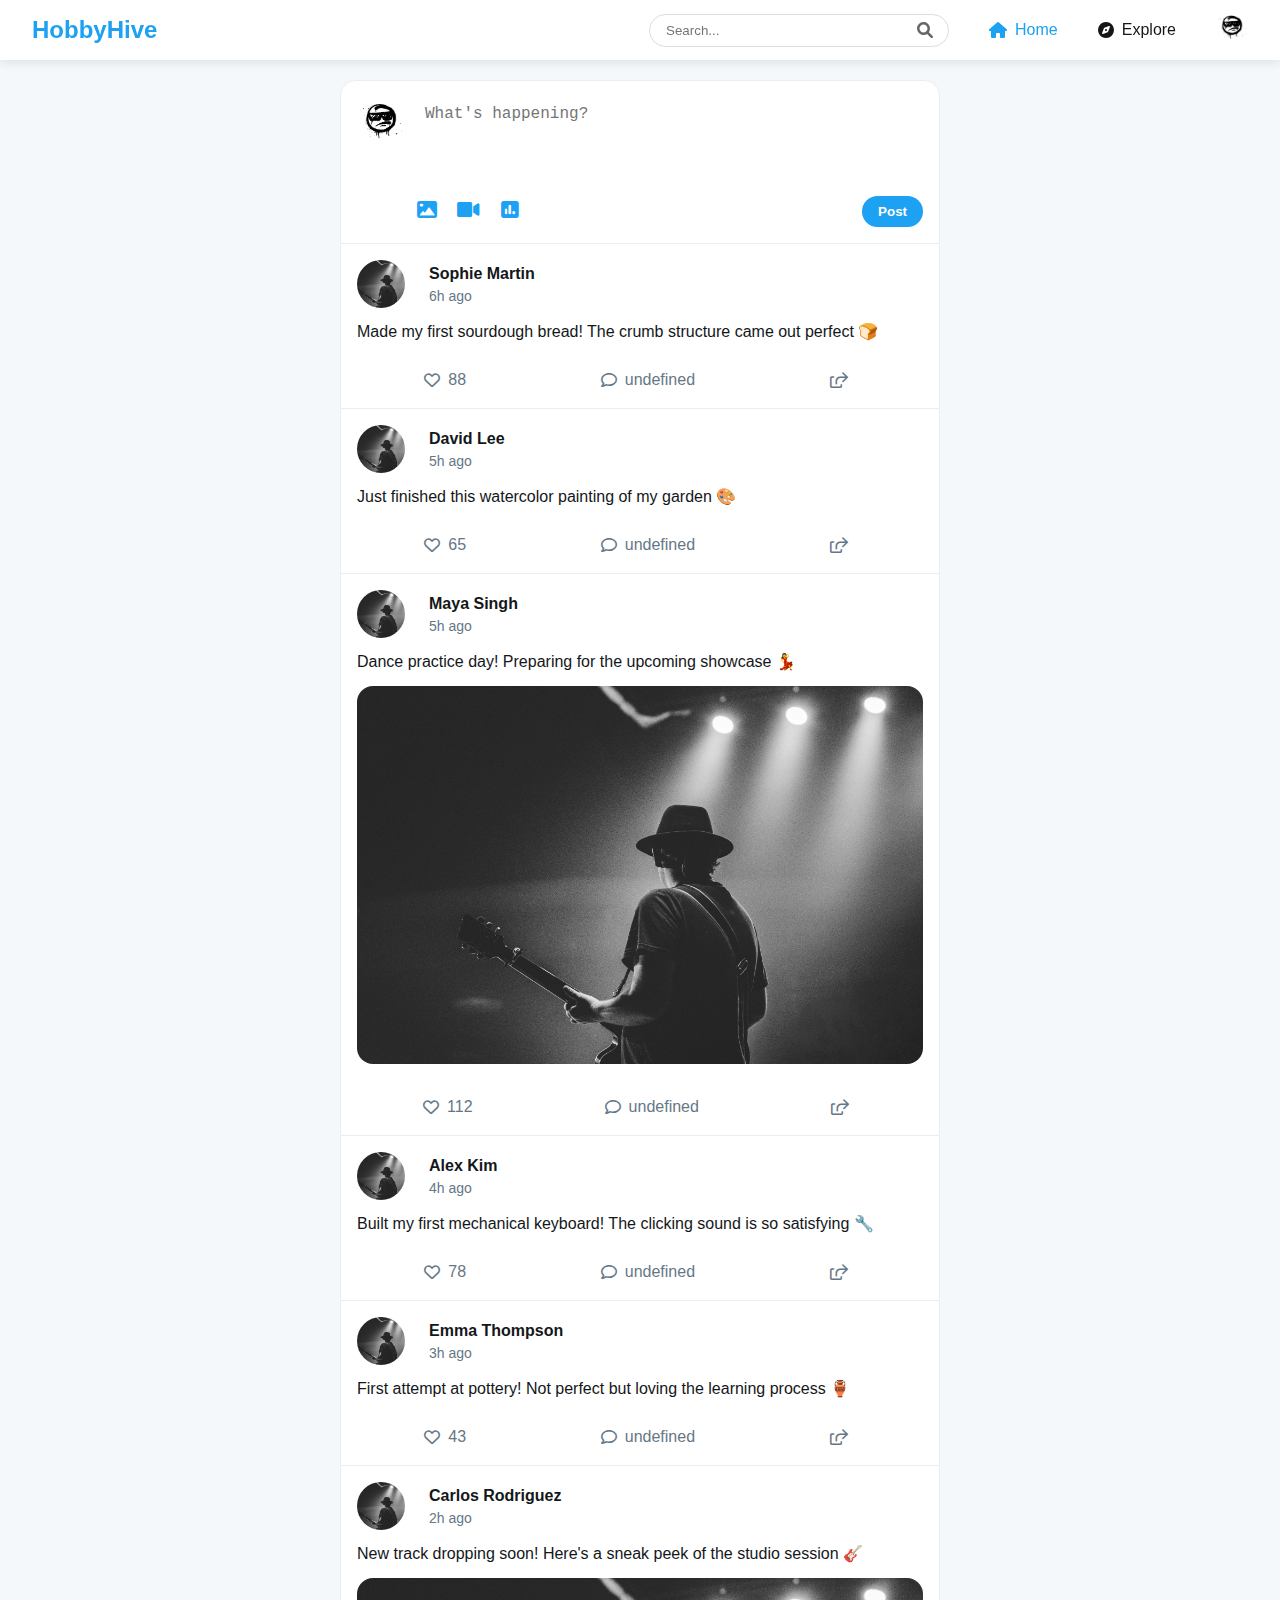
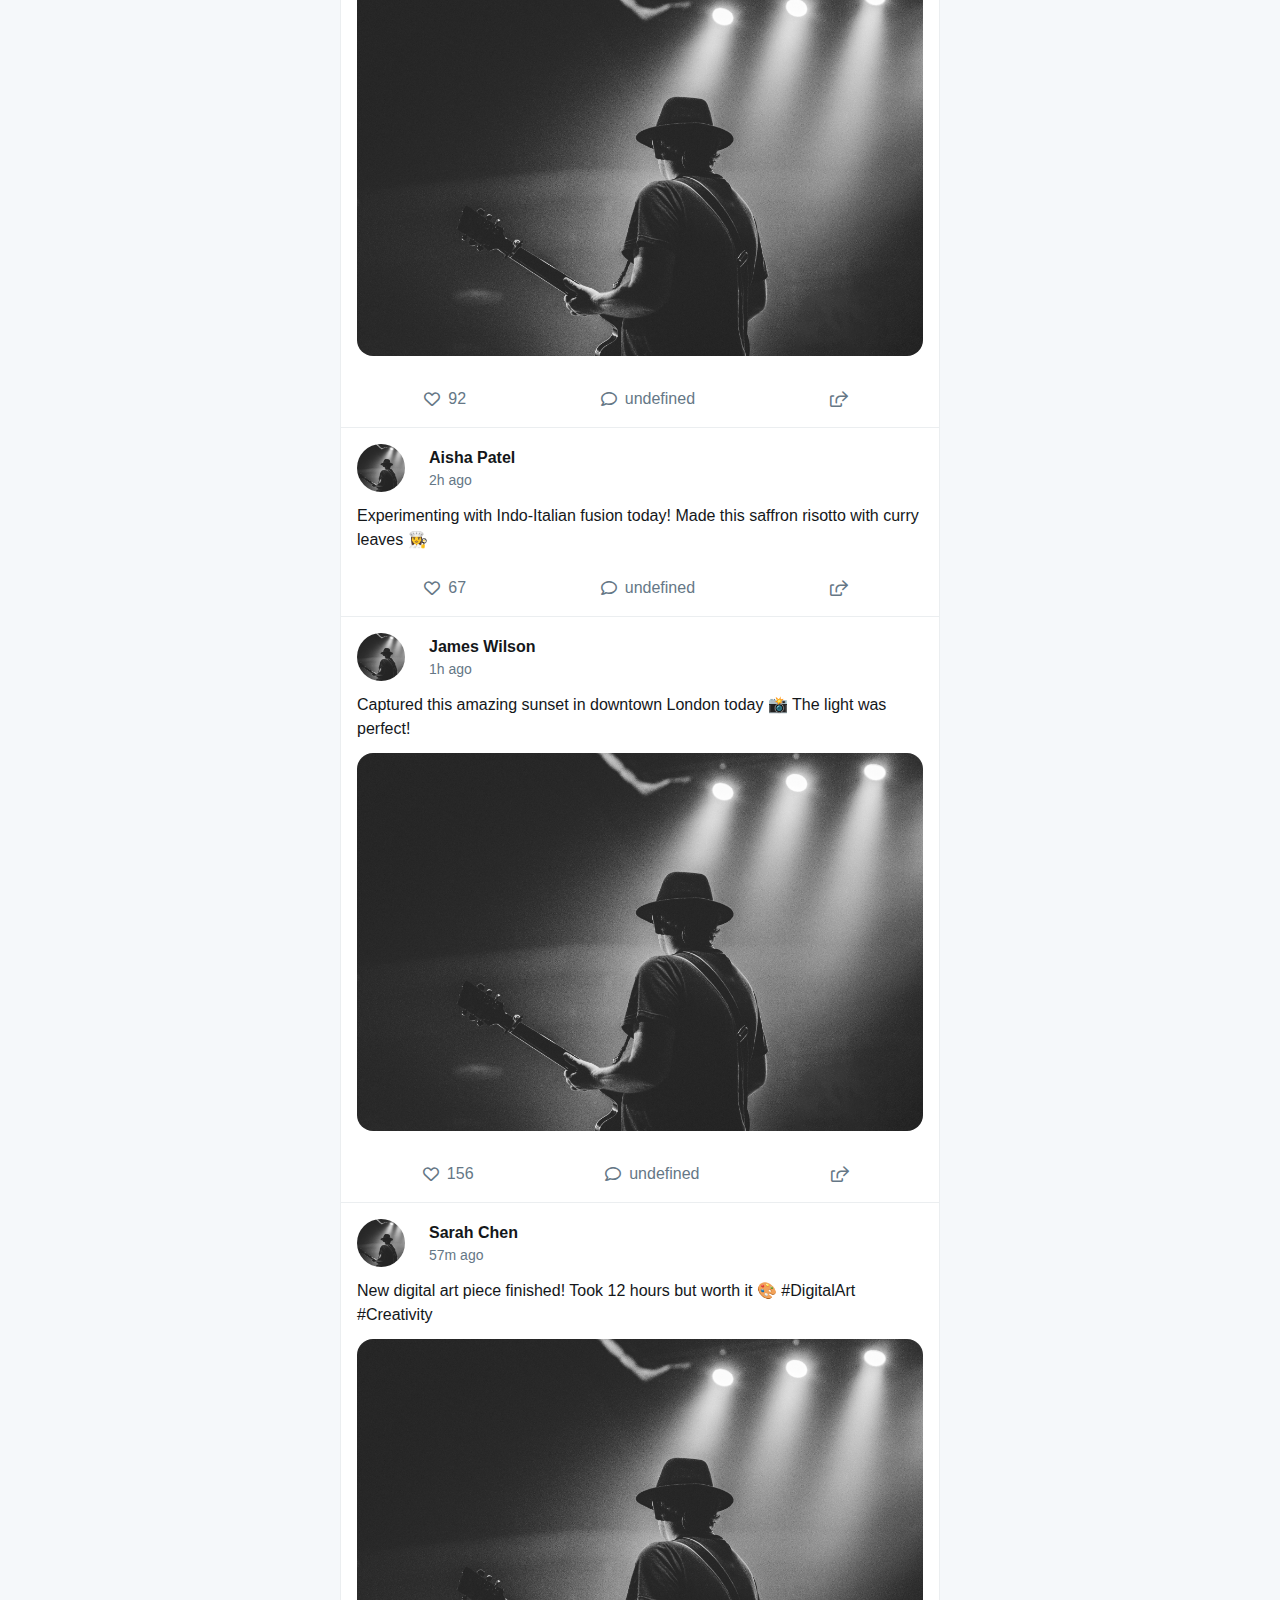
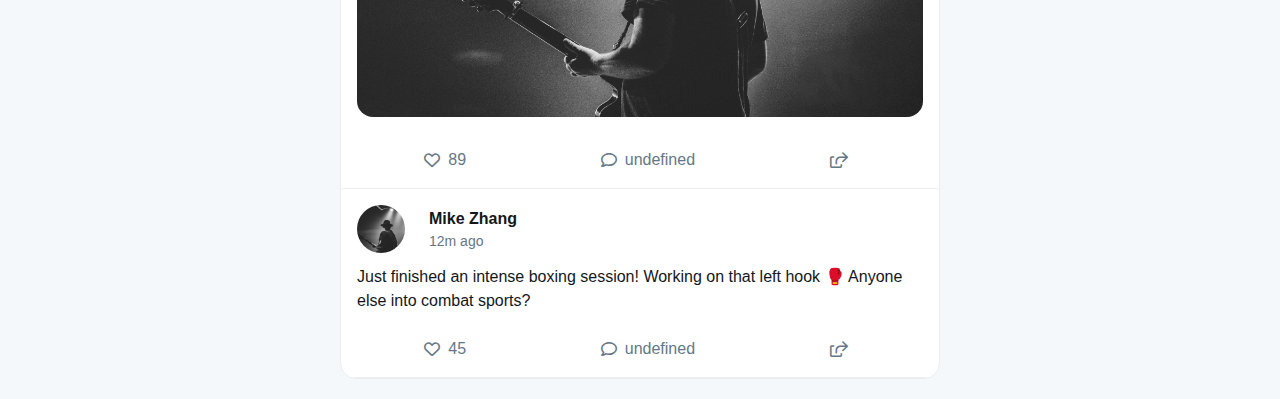
<file: index.html>
<!DOCTYPE html>
<html lang="en">
<head>
    <meta charset="UTF-8">
    <meta name="viewport" content="width=device-width, initial-scale=1.0">
    <title>HobbyHive</title>
    <link rel="stylesheet" href="https://cdnjs.cloudflare.com/ajax/libs/font-awesome/6.0.0/css/all.min.css">
    <link rel="stylesheet" href="styles/main.css">
    <link rel="stylesheet" href="styles/navbar.css">
    <link rel="stylesheet" href="styles/feed.css">
</head>
<body>
    <!-- Navbar -->
    <nav class="navbar">
        <div class="nav-brand">
            <a href="#" class="logo">HobbyHive</a>
        </div>
        <div class="nav-menu">           
            <div class="search-bar">
                <input type="text" placeholder="Search...">
                <i class="fas fa-search"></i>
            </div>
            <ul class="nav-links">
                <li><a href="#" class="active"><i class="fas fa-home"></i> Home</a></li>
                <li><a href="explore.html"><i class="fas fa-compass"></i> Explore</a></li>
            </ul>
            <div class="nav-profile">
                <img src="default-avatar.jpg" alt="Profile" class="profile-img">
                <button class="nav-toggle">
                    <span class="hamburger"></span>
                </button>
            </div>
        </div>
    </nav>

    <!-- Main Content -->
    <main class="main-content">
        <div class="feed-container">
            <div class="create-post">
                <div class="user-avatar">
                    <img src="default-avatar.jpg" alt="User Avatar">
                </div>
                <div class="post-input">
                    <textarea placeholder="What's happening?"></textarea>
                    <div class="post-actions">
                        <div class="post-attachments">
                            <i class="fas fa-image"></i>
                            <i class="fas fa-video"></i>
                            <i class="fas fa-poll"></i>
                        </div>
                        <button class="post-button">Post</button>
                    </div>
                </div>
            </div>
            
            <div class="feed" id="mainFeed">
                <!-- Posts will be dynamically inserted here -->
            </div>
            
        </div>
    </main>

    <script>
        // Check storage availability
        function isStorageAvailable() {
            try {
                const test = '__storage_test__';
                localStorage.setItem(test, test);
                localStorage.removeItem(test);
                return true;
            } catch(e) {
                return false;
            }
        }
    
        // Show warning if storage is not available
        if (!isStorageAvailable()) {
            console.warn('Local storage is not available. Posts will not persist.');
        }
    </script>    
    <script src="scripts/navbar.js"></script>
    <script src="scripts/feed.js"></script>
    <script src="scripts/main.js"></script>
    

    <script src="https://cdn.botpress.cloud/webchat/v2.2/inject.js"></script>
    <script src="https://files.bpcontent.cloud/2025/02/24/21/20250224212049-9VJJ7054.js"></script>
    
    
    

</body>
</html>
</file>
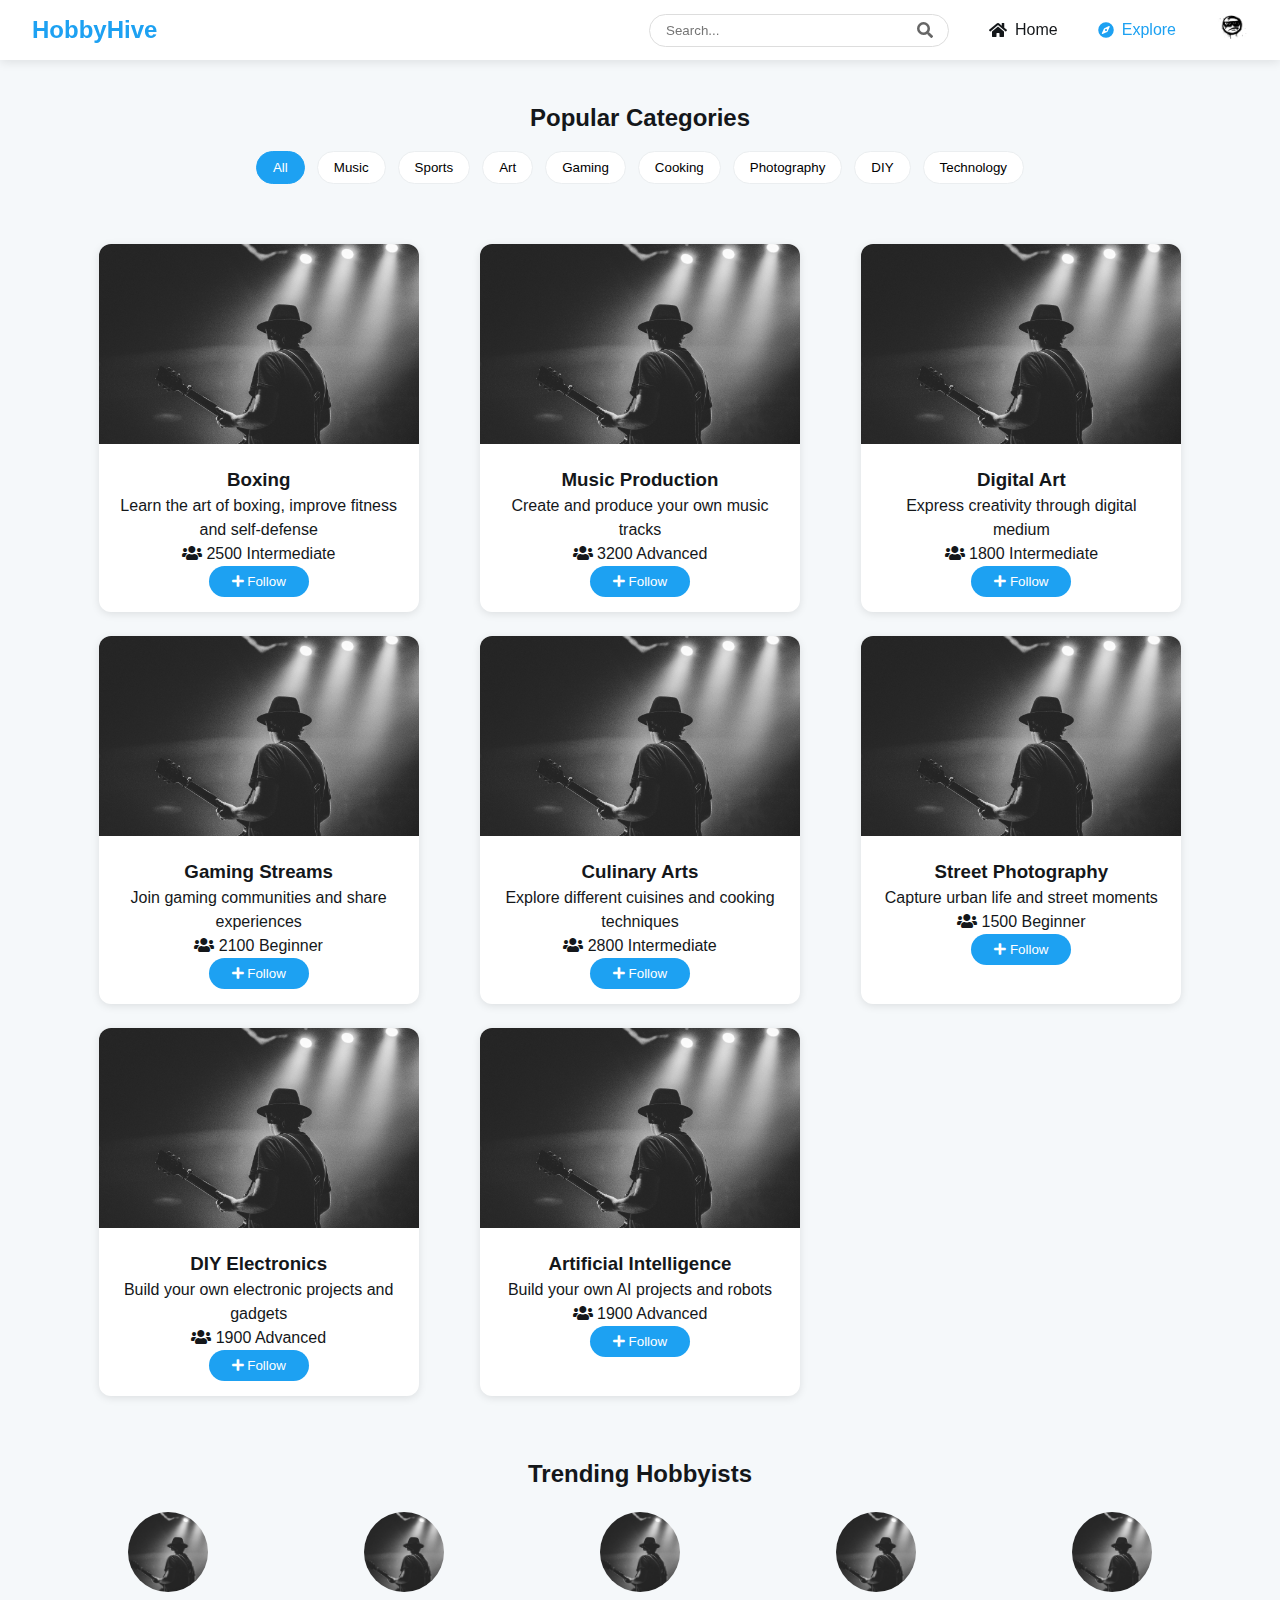
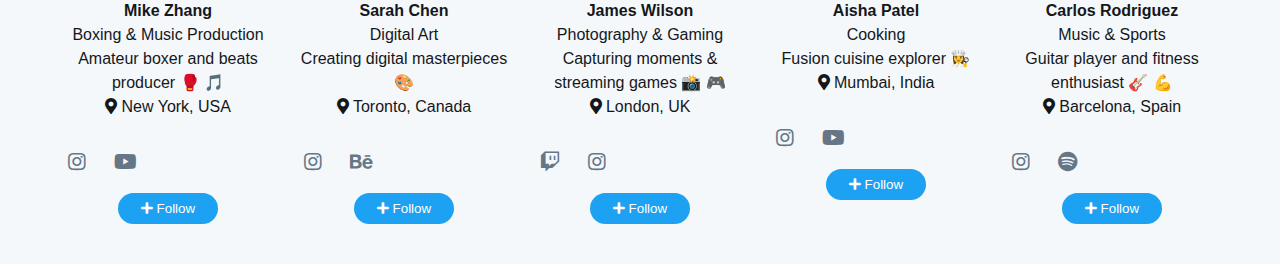
<file: explore.html>
<!DOCTYPE html>
<html lang="en">
<head>
    <meta charset="UTF-8">
    <meta name="viewport" content="width=device-width, initial-scale=1.0">
    <title>HobbyHive - Explore</title>
    <link rel="stylesheet" href="styles/main.css">
    <link rel="stylesheet" href="styles/navbar.css">
    <link rel="stylesheet" href="styles/explore.css">
    <link rel="stylesheet" href="https://cdnjs.cloudflare.com/ajax/libs/font-awesome/5.15.4/css/all.min.css">
</head>
<body>
    <nav class="navbar">
        <div class="nav-brand">
            <a href="/" class="logo">HobbyHive</a>
        </div>
        <div class="nav-menu">
            <div class="search-bar">
                <input type="text" placeholder="Search...">
                <i class="fas fa-search"></i>
            </div>
            <ul class="nav-links">
                <li><a href="/"><i class="fas fa-home"></i>Home</a></li>
                <li><a href="/explore" class="active"><i class="fas fa-compass"></i>Explore</a></li>
            </ul>
            <div class="nav-profile">
                <img src="default-avatar.jpg" alt="Profile" class="profile-img">
                <button class="nav-toggle">
                    <span class="hamburger"></span>
                </button>
            </div>
        </div>
    </nav>

    <main class="explore-content">
        <div class="categories-section">
            <h2>Popular Categories</h2>
            <div class="category-chips">
                <button class="category-chip active">All</button>
                <button class="category-chip">Music</button>
                <button class="category-chip">Sports</button>
                <button class="category-chip">Art</button>
                <button class="category-chip">Gaming</button>
                <button class="category-chip">Cooking</button>
                <button class="category-chip">Photography</button>
                <button class="category-chip">DIY</button>
            </div>
        </div>

        <div class="hobby-grid">
            <!-- Dynamic hobby cards will be inserted here -->
        </div>

        <div class="trending-users">
            <h2>Trending Hobbyists</h2>
            <div class="users-container">
                <!-- Dynamic user cards will be inserted here -->
            </div>
        </div>
    </main>

    <script src="scripts/navbar.js"></script>
    <script src="scripts/explore.js"></script>
    <script src="scripts/main.js"></script>
</body>
</html>
</file>
<file: styles/main.css>
:root {
    --primary-color: #1da1f2;
    --border-color: #ebeef0;
    --text-color: #14171a;
    --secondary-text: #657786;
    --background: #;
    --hover-bg: #f5f8fa;
    --nav-height: 60px;
}

* {
    margin: 0;
    padding: 0;
    box-sizing: border-box;
}

body {
    font-family: -apple-system, BlinkMacSystemFont, "Segoe UI", Roboto, Helvetica, Arial, sans-serif;
    background-color: var(--hover-bg);
    color: var(--text-color);
    line-height: 1.5;
}

.main-content {
    margin-top: var(--nav-height);
    padding: 20px;
}
</file>
<file: styles/navbar.css>
.navbar {
    height: var(--nav-height);
    background: white;
    box-shadow: 0 2px 10px rgba(0, 0, 0, 0.1);
    padding: 0 2rem;
    position: fixed;
    top: 0;
    width: 100%;
    display: flex;
    justify-content: space-between;
    align-items: center;
}

.nav-brand .logo {
    font-size: 1.5rem;
    font-weight: bold;
    color: var(--primary-color);
    text-decoration: none;
}

.nav-menu {
    display: flex;
    align-items: center;
    gap: 2rem;
}

.search-bar {
    position: relative;
    width: 300px;
}

.search-bar input {
    width: 100%;
    padding: 0.5rem 2rem 0.5rem 1rem;
    border: 1px solid #ddd;
    border-radius: 20px;
    outline: none;
}

.search-bar i {
    position: absolute;
    right: 1rem;
    top: 50%;
    transform: translateY(-50%);
    color: #666;
}

.nav-links {
    display: flex;
    list-style: none;
    gap: 1.5rem;
}

.nav-links a {
    text-decoration: none;
    color: var(--text-color);
    display: flex;
    align-items: center;
    gap: 0.5rem;
    padding: 0.5rem;
    transition: color 0.3s ease;
}

.nav-links a:hover {
    color: var(--primary-color);
}

.nav-links a.active {
    color: var(--primary-color);
}

.profile-img {
    width: 32px;
    height: 32px;
    border-radius: 50%;
    object-fit: cover;
}

.nav-toggle {
    display: none;
}

@media (max-width: 768px) {
    .navbar {
        padding: 0 1rem;
    }

    .nav-menu {
        position: fixed;
        top: var(--nav-height);
        right: -100%;
        width: 70%;
        height: calc(100vh - var(--nav-height));
        background: white;
        flex-direction: column;
        padding: 1rem;
        transition: right 0.3s ease;
        box-shadow: -2px 0 10px rgba(0, 0, 0, 0.1);
    }

    .nav-menu.show {
        right: 0;
    }

    .nav-links {
        display: flex;
        flex-direction: column;
        width: 100%;
        align-items: center;
    }

    .nav-links a {
        width: 100%;
        padding: 1rem;
        justify-content: center;
    }

    .nav-toggle {
        display: block;
        background: none;
        border: none;
        cursor: pointer;
        padding: 0.5rem;
        z-index: 100;
    }

    .profile-img {
        width: 28px;
        height: 28px;
    }
}

@media (max-width: 480px) {
    .nav-brand .logo {
        font-size: 1.2rem;
    }

    .nav-menu {
        width: 100%;
    }

    .search-bar {
        width: 100%;
        max-width: none;
        margin: 1rem 0;
    }

    .profile-img {
        width: 24px;
        height: 24px;
    }
}
</file>
<file: styles/feed.css>
:root {
    --primary-color: #1da1f2;
    --border-color: #ebeef0;
    --text-color: #14171a;
    --secondary-text: #657786;
    --background: #ffffff;
    --hover-bg: #f5f8fa;
}

* {
    margin: 0;
    padding: 0;
    box-sizing: border-box;
}

body {
    font-family: -apple-system, BlinkMacSystemFont, "Segoe UI", Roboto, Helvetica, Arial, sans-serif;
    background-color: var(--hover-bg);
    color: var(--text-color);
    line-height: 1.5;
}

.feed-container {
    max-width: 600px;
    margin: 0 auto;
    background: var(--background);
    border: 1px solid var(--border-color);
    border-radius: 16px;
    overflow: hidden;
}

.create-post {
    display: flex;
    padding: 16px;
    border-bottom: 1px solid var(--border-color);
}

.user-avatar {
    width: 48px;
    height: 48px;
    margin-right: 12px;
}

.user-avatar img {
    width: 100%;
    height: 100%;
    border-radius: 50%;
    object-fit: cover;
}

.post-input {
    flex: 1;
}

.post-input textarea {
    width: 100%;
    min-height: 80px;
    border: none;
    resize: none;
    font-size: 16px;
    margin-bottom: 12px;
    padding: 8px;
}

.post-input textarea:focus {
    outline: none;
}

.post-actions {
    display: flex;
    justify-content: space-between;
    align-items: center;
}

.post-attachments i {
    color: var(--primary-color);
    font-size: 20px;
    margin-right: 16px;
    cursor: pointer;
}

.post-button {
    background-color: var(--primary-color);
    color: white;
    border: none;
    padding: 8px 16px;
    border-radius: 20px;
    font-weight: bold;
    cursor: pointer;
}

.post {
    padding: 16px;
    border-bottom: 1px solid var(--border-color);
}

.post-header {
    display: flex;
    align-items: center;
    margin-bottom: 12px;
}

.post-user-info {
    margin-left: 12px;
}

.post-user-name {
    font-weight: bold;
}

.post-timestamp {
    color: var(--secondary-text);
    font-size: 14px;
}

.post-content {
    margin-bottom: 12px;
}

.post-image {
    width: 100%;
    border-radius: 16px;
    margin-top: 12px;
}

.post-actions-bar {
    display: flex;
    justify-content: space-around;
    padding-top: 12px;
}

.action-button {
    display: flex;
    align-items: center;
    color: var(--secondary-text);
    cursor: pointer;
}

.action-button i {
    margin-right: 8px;
}

.action-button:hover {
    color: var(--primary-color);
}

.image-preview {
    margin-top: 10px;
    margin-bottom: 10px;
    border-radius: 8px;
    overflow: hidden;
}

.image-preview img {
    object-fit: cover;
    border: 1px solid var(--border-color);
    border-radius: 8px;
}
</file>
<file: styles/explore.css>
.explore-content {
    max-width: 1200px;
    margin: 80px auto 0;
    padding: 20px;
}

.categories-section {
    margin-bottom: 30px;
}

.category-chips {
    display: flex;
    gap: 12px;
    flex-wrap: wrap;
    margin-top: 15px;
}

.category-chip {
    padding: 8px 16px;
    border-radius: 20px;
    border: 1px solid var(--border-color);
    background: white;
    cursor: pointer;
    transition: all 0.3s ease;
}

.category-chip.active {
    background: var(--primary-color);
    color: white;
    border-color: var(--primary-color);
}

.hobby-grid {
    display: grid;
    grid-template-columns: repeat(auto-fill, minmax(280px, 1fr));
    gap: 20px;
    margin-bottom: 40px;
}

.hobby-card {
    background: white;
    border-radius: 12px;
    overflow: hidden;
    box-shadow: 0 2px 8px rgba(0,0,0,0.1);
    transition: transform 0.3s ease;
}

.hobby-card:hover {
    transform: translateY(-5px);
}

.hobby-image {
    width: 100%;
    height: 160px;
    object-fit: cover;
}

.hobby-info {
    padding: 15px;
}

.trending-users {
    margin-top: 40px;
}

.users-container {
    display: grid;
    grid-template-columns: repeat(auto-fill, minmax(200px, 1fr));
    gap: 20px;
    margin-top: 20px;
}

.explore-content {
    max-width: 1200px;
    margin: 80px auto 0;
    padding: 20px;
    text-align: center; 
}

.category-chips {
    display: flex;
    gap: 12px;
    flex-wrap: wrap;
    margin: 15px auto;
    justify-content: center; 
}

.hobby-grid {
    display: grid;
    grid-template-columns: repeat(auto-fill, minmax(280px, 1fr));
    gap: 20px;
    margin: 40px auto;
    justify-items: center; 
}

.users-container {
    display: grid;
    grid-template-columns: repeat(auto-fill, minmax(200px, 1fr));
    gap: 20px;
    margin: 20px auto;
    justify-items: center; 
}

.social-links {
    display: flex;
    gap: 12px;
    margin-top: 12px;
    padding: 8px 0;
}

.social-links a {
    color: var(--secondary-text);
    font-size: 20px;
    transition: all 0.3s ease;
    padding: 8px;
    border-radius: 50%;
    background: var(--hover-bg);
}

.social-links a:hover {
    transform: translateY(-2px);
}

.social-links .fa-instagram:hover {
    color: #E1306C;
    background: #fde8ee;
}

.social-links .fa-youtube:hover {
    color: #FF0000;
    background: #ffebeb;
}

.social-links .fa-twitch:hover {
    color: #6441A5;
    background: #f0ebff;
}

.social-links .fa-spotify:hover {
    color: #1DB954;
    background: #e6f7eb;
}

.follow-btn {
    width: 100px;
    text-align: center;
    padding: 8px 16px;
    border-radius: 20px;
    font-weight: 500;
    transition: all 0.3s ease;
}

.follow-btn.following {
    background-color: transparent;
    border: 1px solid var(--primary-color);
    color: var(--primary-color);
}

.follow-btn:not(.following) {
    background-color: var(--primary-color);
    color: white;
    border: none;
}


.follow-btn.following .fa-plus {
    display: none;
}

.follow-btn.following:hover {
    background: #ffebeb;
    border-color: #dc3545;
    color: #dc3545;
}

.follow-btn.following:hover::after {
    content: "Unfollow";
}

.explore-content {
    max-width: 1200px;
    margin: 80px auto 0;
    padding: 20px;
}

.hobby-card {
    width: 100%;
    max-width: 320px;
    border-radius: 12px;
    overflow: hidden;
    box-shadow: 0 2px 8px rgba(0,0,0,0.1);
}

.hobby-image {
    width: 100%;
    height: 200px;
    object-fit: cover;
}

.user-card {
    width: 100%;
    max-width: 280px;
    border-radius: 12px;
    overflow: hidden;
}

.user-avatar {
    width: 80px;
    height: 80px;
    border-radius: 50%;
    object-fit: cover;
}

/* Responsive Grid Layout */
.hobby-grid {
    display: grid;
    grid-template-columns: repeat(auto-fit, minmax(280px, 1fr));
    gap: 24px;
    padding: 20px;
    justify-items: center;
}

@media (max-width: 768px) {
    .hobby-grid {
        grid-template-columns: repeat(auto-fit, minmax(250px, 1fr));
        gap: 16px;
        padding: 10px;
    }

    .hobby-image {
        height: 180px;
    }
}

@media (max-width: 480px) {
    .hobby-grid {
        grid-template-columns: 1fr;
    }
}
</file>
